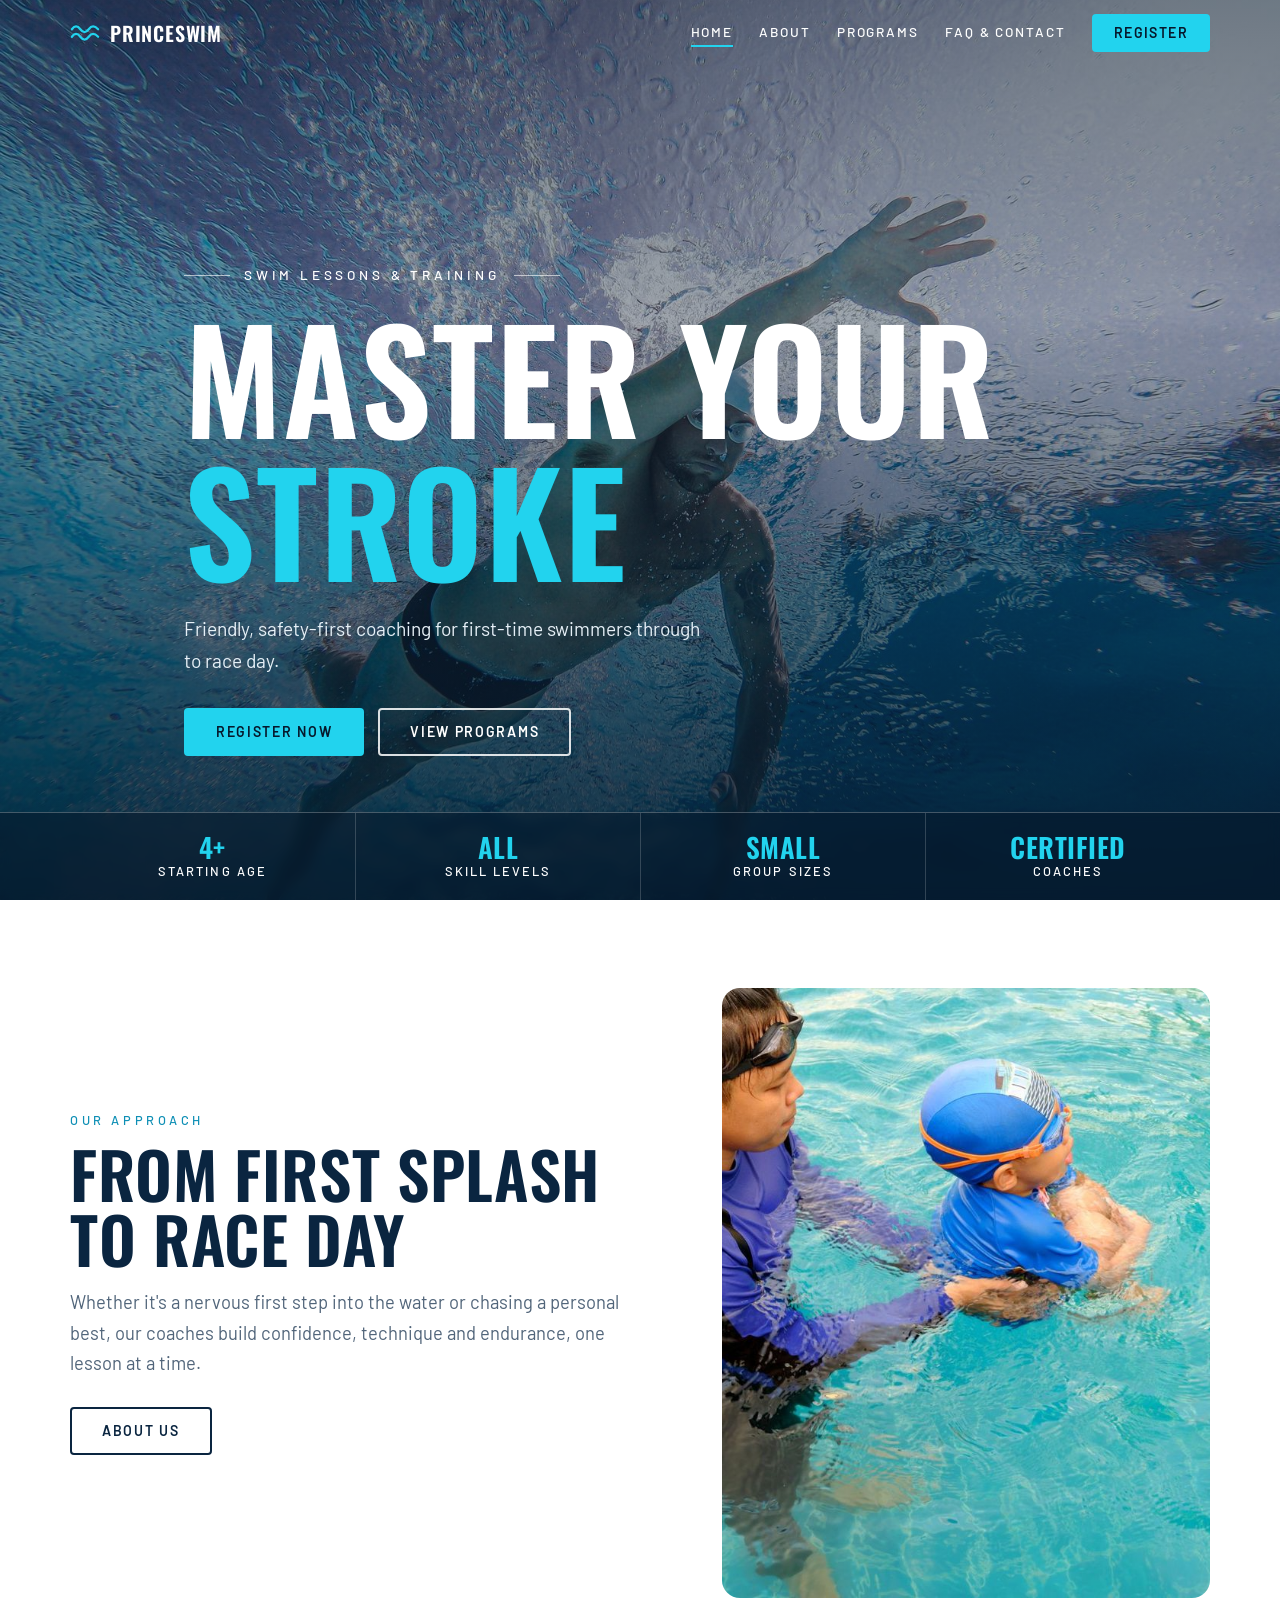
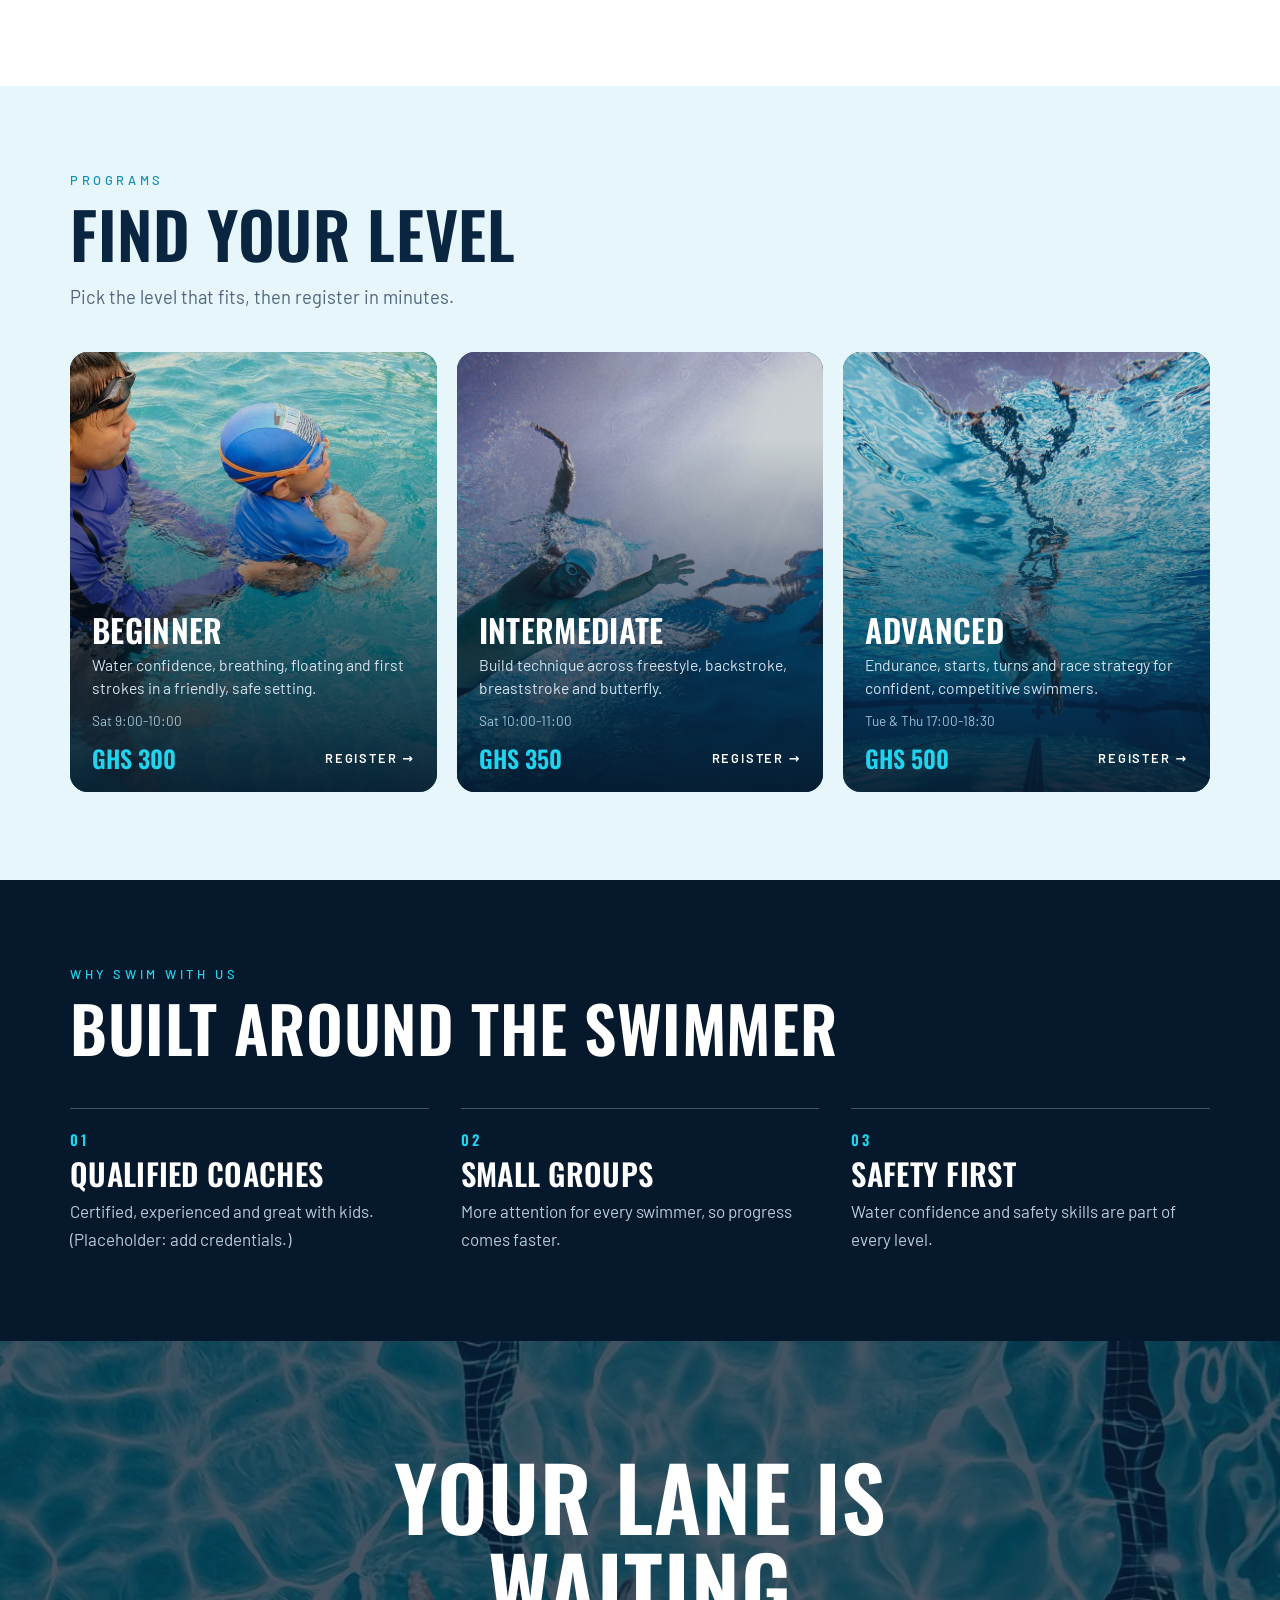
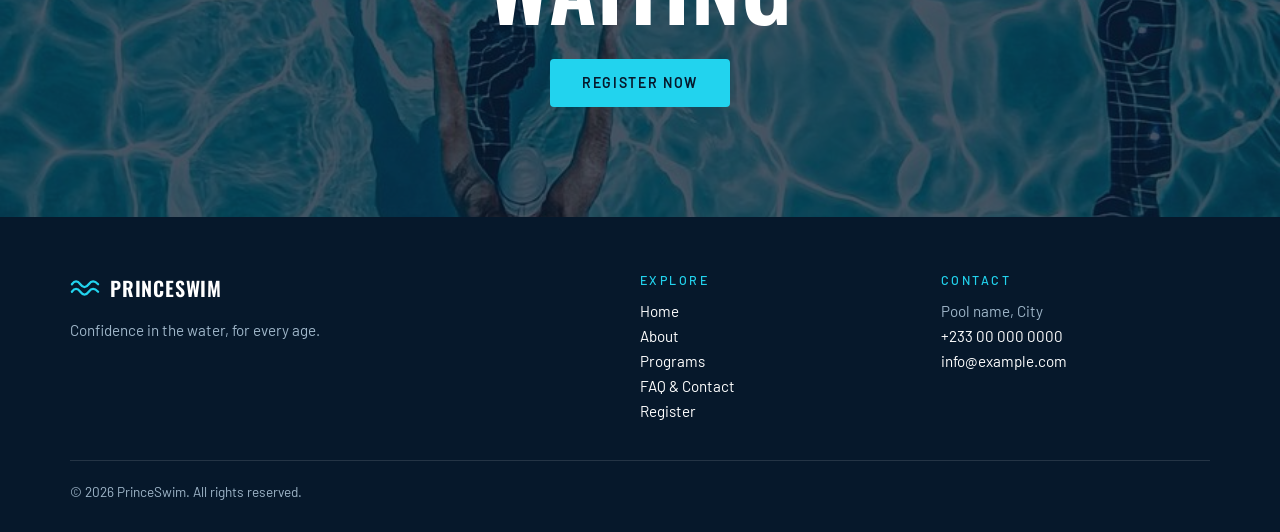
<file: index.html>
<!doctype html>
<html lang="en"><head><meta charset="utf-8"><meta name="viewport" content="width=device-width,initial-scale=1">
<title>PrinceSwim | Learn, Train, Compete</title><meta name="description" content="Swim lessons and training for every age and level. See our programs and register online."><meta name="theme-color" content="#06182b">
<link rel="preconnect" href="https://fonts.googleapis.com"><link rel="preconnect" href="https://fonts.gstatic.com" crossorigin><link href="https://fonts.googleapis.com/css2?family=Barlow:wght@400;500;600&family=Oswald:wght@500;600&display=swap" rel="stylesheet"><link rel="stylesheet" href="assets/style.css"></head>
<body data-page="home"><div id="site-header"></div>
<main id="main">

<div class="hero" data-bg="assets/img/hero.jpg"><div class="wrap inner">
  <div class="kicker">Swim lessons &amp; training</div>
  <h1>Master your <em>stroke</em></h1>
  <p class="sub">Friendly, safety-first coaching for first-time swimmers through to race day.</p>
  <div class="ctas"><a class="btn" href="register.html">Register now</a><a class="btn alt" href="programs.html">View programs</a></div>
</div>
<div class="strip"><div class="wrap"><div class="i"><b>4+</b>Starting age</div><div class="i"><b>All</b>Skill levels</div><div class="i"><b>Small</b>Group sizes</div><div class="i"><b>Certified</b>Coaches</div></div></div></div>

<section><div class="wrap split">
  <div class="rv"><div class="eyebrow">Our approach</div><h2>From first splash to race day</h2>
  <p class="lead">Whether it's a nervous first step into the water or chasing a personal best, our coaches build confidence, technique and endurance, one lesson at a time.</p>
  <p style="margin-top:28px"><a class="btn alt on-light" href="about.html">About us</a></p></div>
  <div class="pic rv"><img src="assets/img/learn.jpg" alt="A coach guiding a young swimmer in the pool"></div>
</div></section>

<section class="tint"><div class="wrap"><div class="eyebrow">Programs</div><h2>Find your level</h2>
<p class="lead">Pick the level that fits, then register in minutes.</p><div class="cards" id="program-list"></div></div></section>

<section class="dark"><div class="wrap"><div class="eyebrow">Why swim with us</div><h2>Built around the swimmer</h2>
<div class="feats">
<div class="feat rv"><div class="n">01</div><h3>Qualified coaches</h3><p>Certified, experienced and great with kids. (Placeholder: add credentials.)</p></div>
<div class="feat rv"><div class="n">02</div><h3>Small groups</h3><p>More attention for every swimmer, so progress comes faster.</p></div>
<div class="feat rv"><div class="n">03</div><h3>Safety first</h3><p>Water confidence and safety skills are part of every level.</p></div>
</div></div></section>
<div class="band" data-bg="assets/img/lanes.jpg"><div class="wrap"><h2>Your lane is waiting</h2><a class="btn" href="register.html">Register now</a></div></div>
</main>
<div id="site-footer"></div>
<script src="site.config.js"></script><script src="assets/main.js"></script></body></html>
</file>
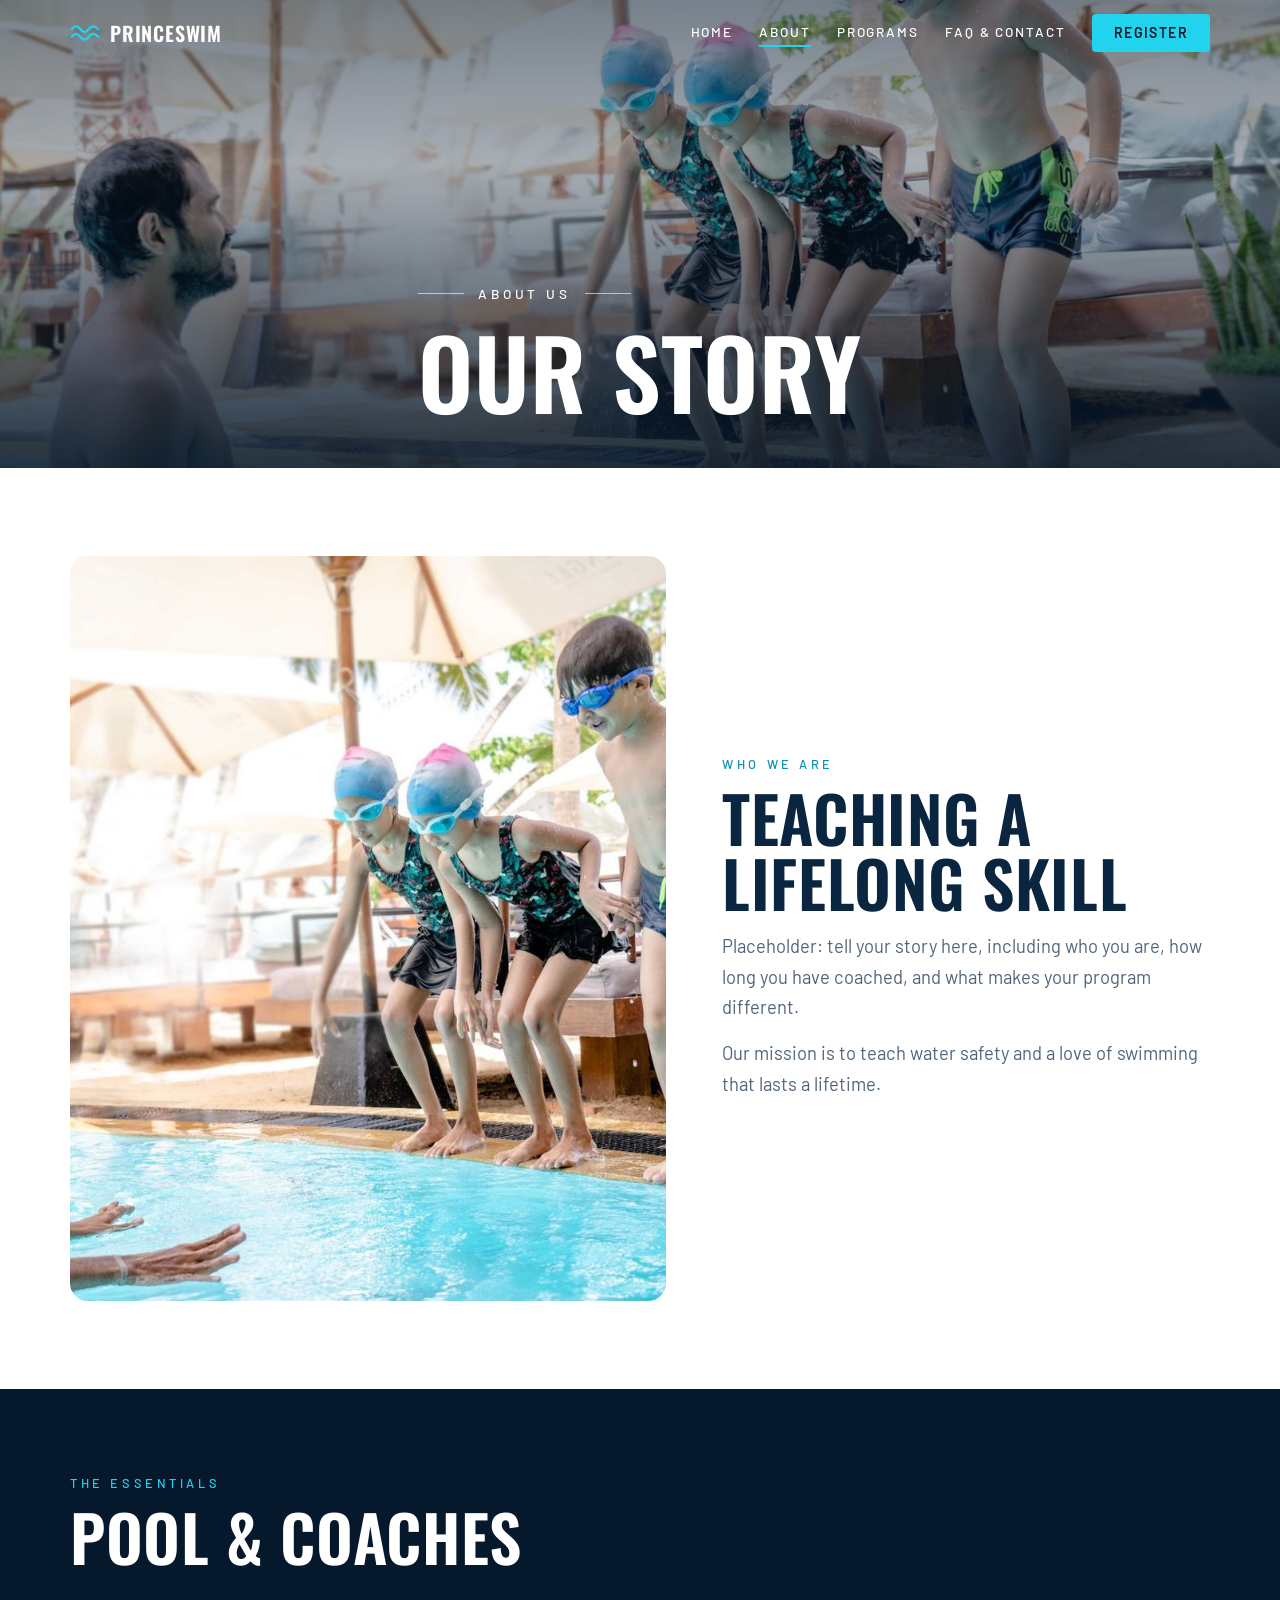
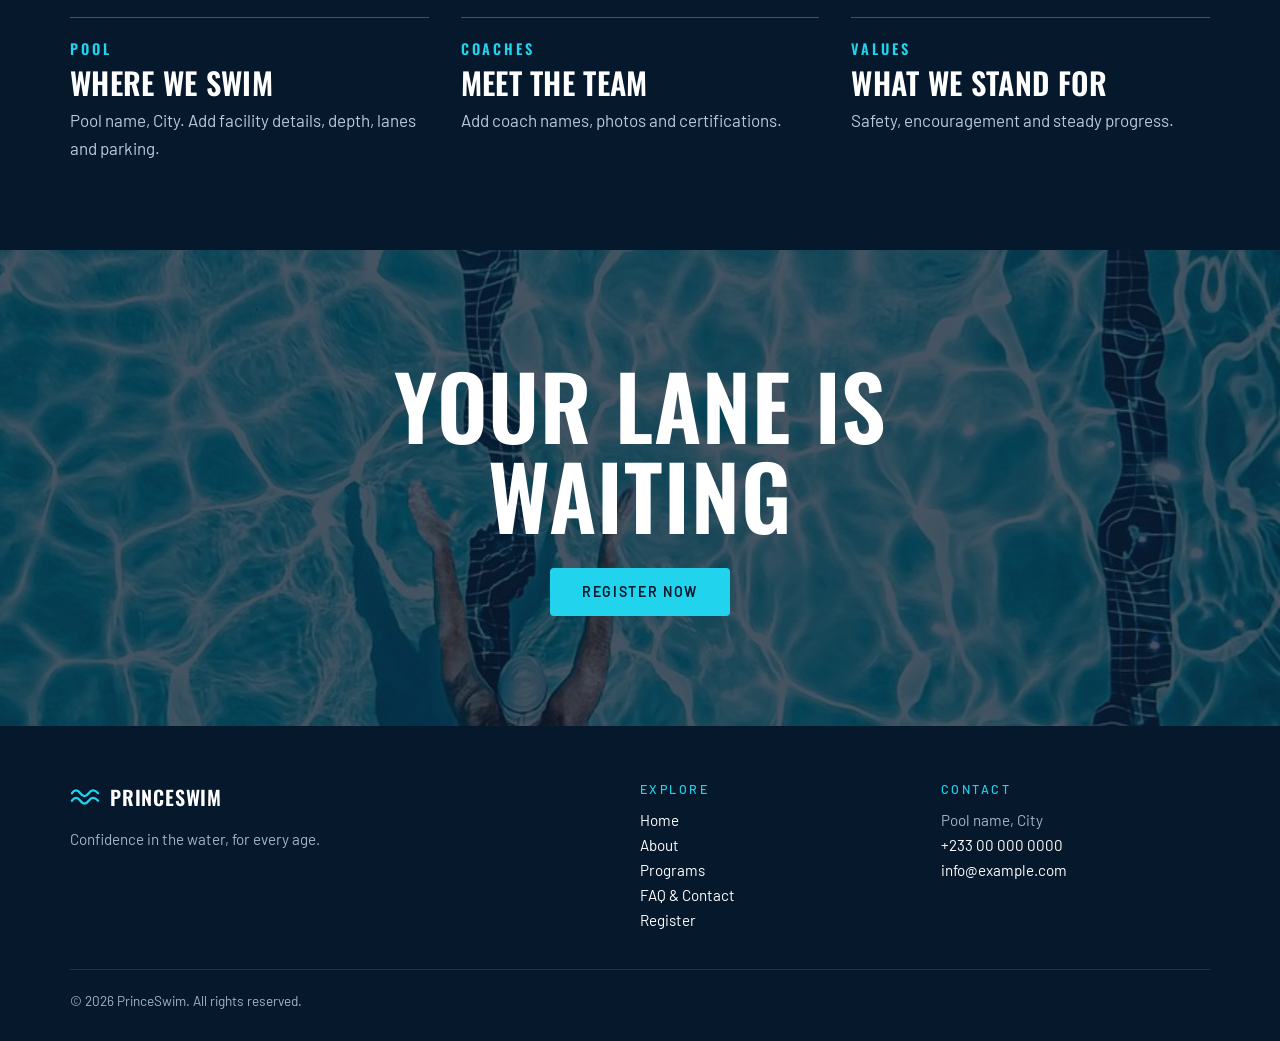
<file: about.html>
<!doctype html>
<html lang="en"><head><meta charset="utf-8"><meta name="viewport" content="width=device-width,initial-scale=1">
<title>About | PrinceSwim</title><meta name="description" content="Meet the coaches and learn about our approach to swim coaching."><meta name="theme-color" content="#06182b">
<link rel="preconnect" href="https://fonts.googleapis.com"><link rel="preconnect" href="https://fonts.gstatic.com" crossorigin><link href="https://fonts.googleapis.com/css2?family=Barlow:wght@400;500;600&family=Oswald:wght@500;600&display=swap" rel="stylesheet"><link rel="stylesheet" href="assets/style.css"></head>
<body data-page="about"><div id="site-header"></div>
<main id="main">
<div class="hero page" data-bg="assets/img/kids.jpg"><div class="wrap inner"><div class="kicker">About us</div><h1>Our story</h1></div></div>
<section><div class="wrap split">
  <div class="pic rv"><img src="assets/img/kids.jpg" alt="Children lining up at the pool edge with their coach"></div>
  <div class="rv"><div class="eyebrow">Who we are</div><h2>Teaching a lifelong skill</h2>
  <p class="lead">Placeholder: tell your story here, including who you are, how long you have coached, and what makes your program different.</p>
  <p class="lead">Our mission is to teach water safety and a love of swimming that lasts a lifetime.</p></div>
</div></section>
<section class="dark"><div class="wrap"><div class="eyebrow">The essentials</div><h2>Pool &amp; coaches</h2>
<div class="feats"><div class="feat rv"><div class="n">POOL</div><h3>Where we swim</h3><p><span data-site="location"></span>. Add facility details, depth, lanes and parking.</p></div>
<div class="feat rv"><div class="n">COACHES</div><h3>Meet the team</h3><p>Add coach names, photos and certifications.</p></div>
<div class="feat rv"><div class="n">VALUES</div><h3>What we stand for</h3><p>Safety, encouragement and steady progress.</p></div></div></div></section>
<div class="band" data-bg="assets/img/lanes.jpg"><div class="wrap"><h2>Your lane is waiting</h2><a class="btn" href="register.html">Register now</a></div></div>
</main>
<div id="site-footer"></div>
<script src="site.config.js"></script><script src="assets/main.js"></script></body></html>
</file>
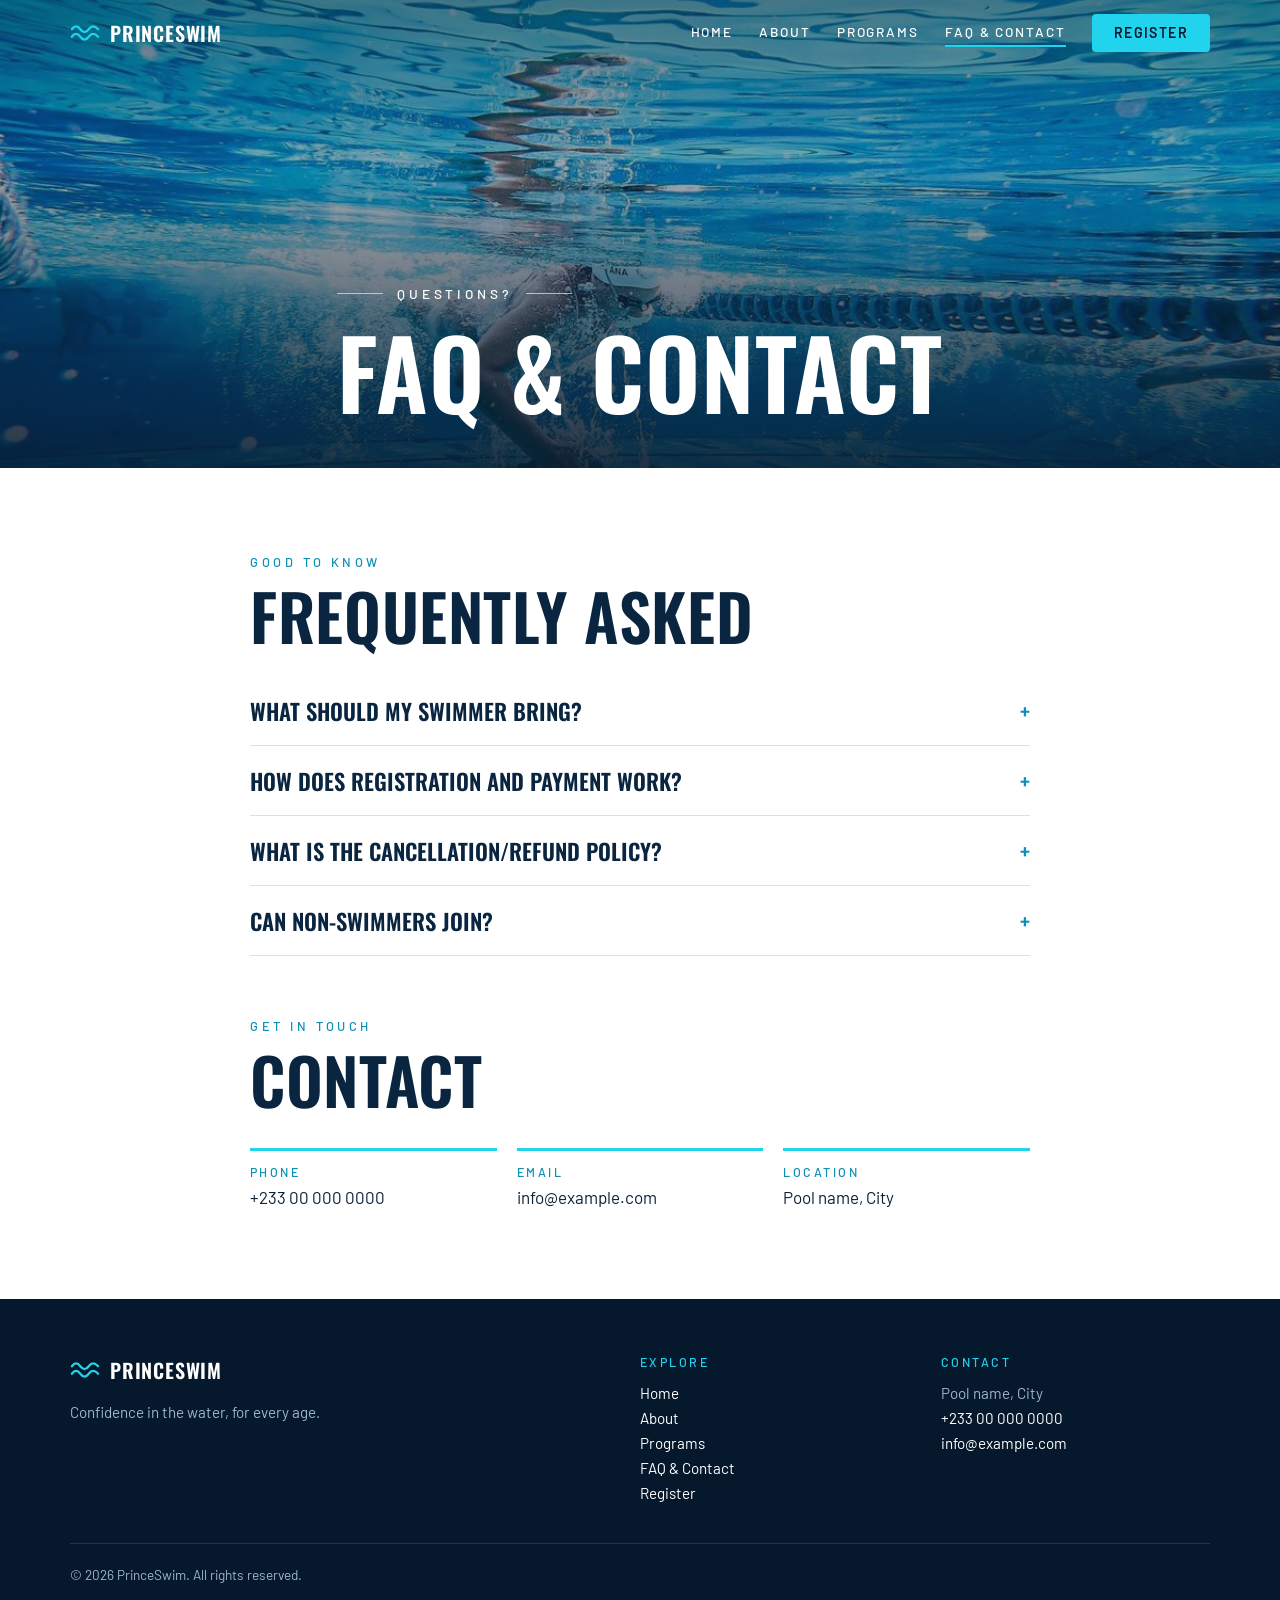
<file: faq.html>
<!doctype html>
<html lang="en"><head><meta charset="utf-8"><meta name="viewport" content="width=device-width,initial-scale=1">
<title>FAQ & Contact | PrinceSwim</title><meta name="description" content="Answers to common questions and how to get in touch."><meta name="theme-color" content="#06182b">
<link rel="preconnect" href="https://fonts.googleapis.com"><link rel="preconnect" href="https://fonts.gstatic.com" crossorigin><link href="https://fonts.googleapis.com/css2?family=Barlow:wght@400;500;600&family=Oswald:wght@500;600&display=swap" rel="stylesheet"><link rel="stylesheet" href="assets/style.css"></head>
<body data-page="faq"><div id="site-header"></div>
<main id="main">
<div class="hero page" data-bg="assets/img/adult.jpg"><div class="wrap inner"><div class="kicker">Questions?</div><h1>FAQ &amp; contact</h1></div></div>
<section><div class="wrap" style="max-width:820px"><div class="eyebrow">Good to know</div><h2>Frequently asked</h2><div style="margin-top:28px">
<details><summary>What should my swimmer bring?</summary><p>Swimwear, towel, goggles, swim cap if needed, and a water bottle.</p></details>
<details><summary>How does registration and payment work?</summary><p>Submit the registration form and we will confirm your spot and share payment details.</p></details>
<details><summary>What is the cancellation/refund policy?</summary><p>Placeholder: add your policy.</p></details>
<details><summary>Can non-swimmers join?</summary><p>Yes. Our beginner programs start from zero.</p></details>
</div>
<div style="margin-top:64px"><div class="eyebrow">Get in touch</div><h2>Contact</h2>
<div class="contact"><div><b>Phone</b><span data-site="phone"></span></div><div><b>Email</b><span data-site="email"></span></div><div><b>Location</b><span data-site="location"></span></div></div></div></div></section>

</main>
<div id="site-footer"></div>
<script src="site.config.js"></script><script src="assets/main.js"></script></body></html>
</file>
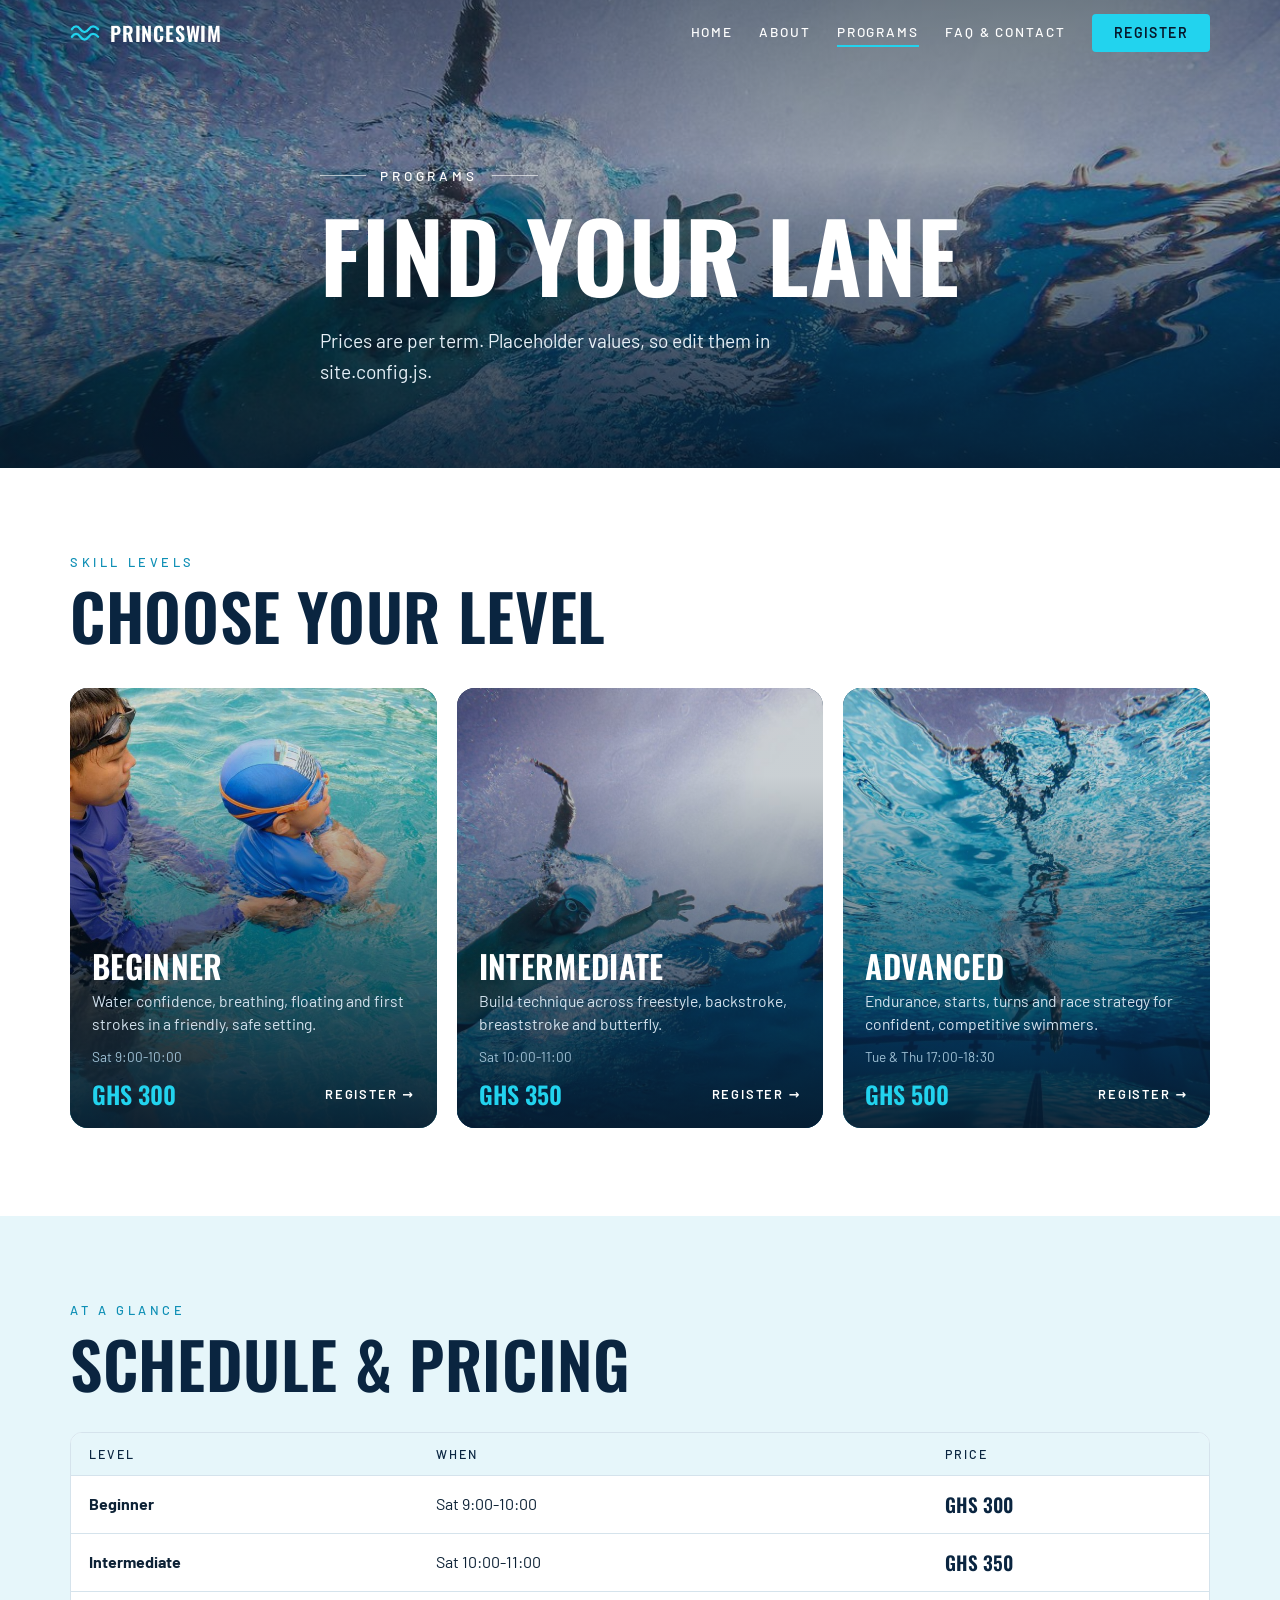
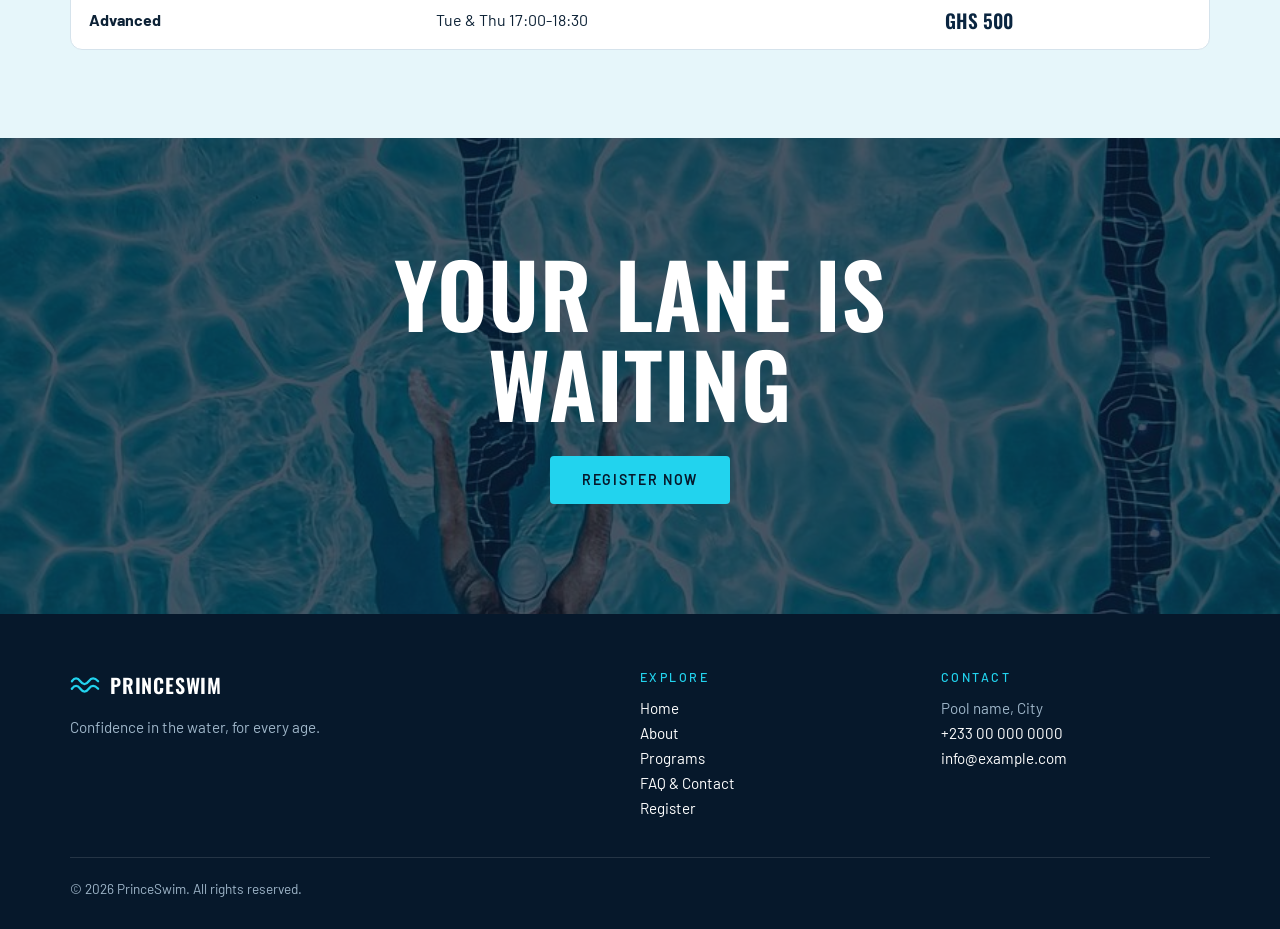
<file: programs.html>
<!doctype html>
<html lang="en"><head><meta charset="utf-8"><meta name="viewport" content="width=device-width,initial-scale=1">
<title>Programs & Schedule | PrinceSwim</title><meta name="description" content="Swim programs for every age and level, with schedules and pricing."><meta name="theme-color" content="#06182b">
<link rel="preconnect" href="https://fonts.googleapis.com"><link rel="preconnect" href="https://fonts.gstatic.com" crossorigin><link href="https://fonts.googleapis.com/css2?family=Barlow:wght@400;500;600&family=Oswald:wght@500;600&display=swap" rel="stylesheet"><link rel="stylesheet" href="assets/style.css"></head>
<body data-page="programs"><div id="site-header"></div>
<main id="main">
<div class="hero page" data-bg="assets/img/strokes.jpg"><div class="wrap inner"><div class="kicker">Programs</div><h1>Find your lane</h1><p class=sub>Prices are per term. Placeholder values, so edit them in site.config.js.</p></div></div>
<section><div class="wrap"><div class="eyebrow">Skill levels</div><h2>Choose your level</h2><div class="cards" id="program-list"></div></div></section>
<section class="tint"><div class="wrap"><div class="eyebrow">At a glance</div><h2>Schedule &amp; pricing</h2>
<div class="tw" style="background:#fff"><table><thead><tr><th>Level</th><th>When</th><th>Price</th></tr></thead><tbody id="schedule-body"></tbody></table></div></div></section>
<div class="band" data-bg="assets/img/lanes.jpg"><div class="wrap"><h2>Your lane is waiting</h2><a class="btn" href="register.html">Register now</a></div></div>
</main>
<div id="site-footer"></div>
<script src="site.config.js"></script><script src="assets/main.js"></script></body></html>
</file>
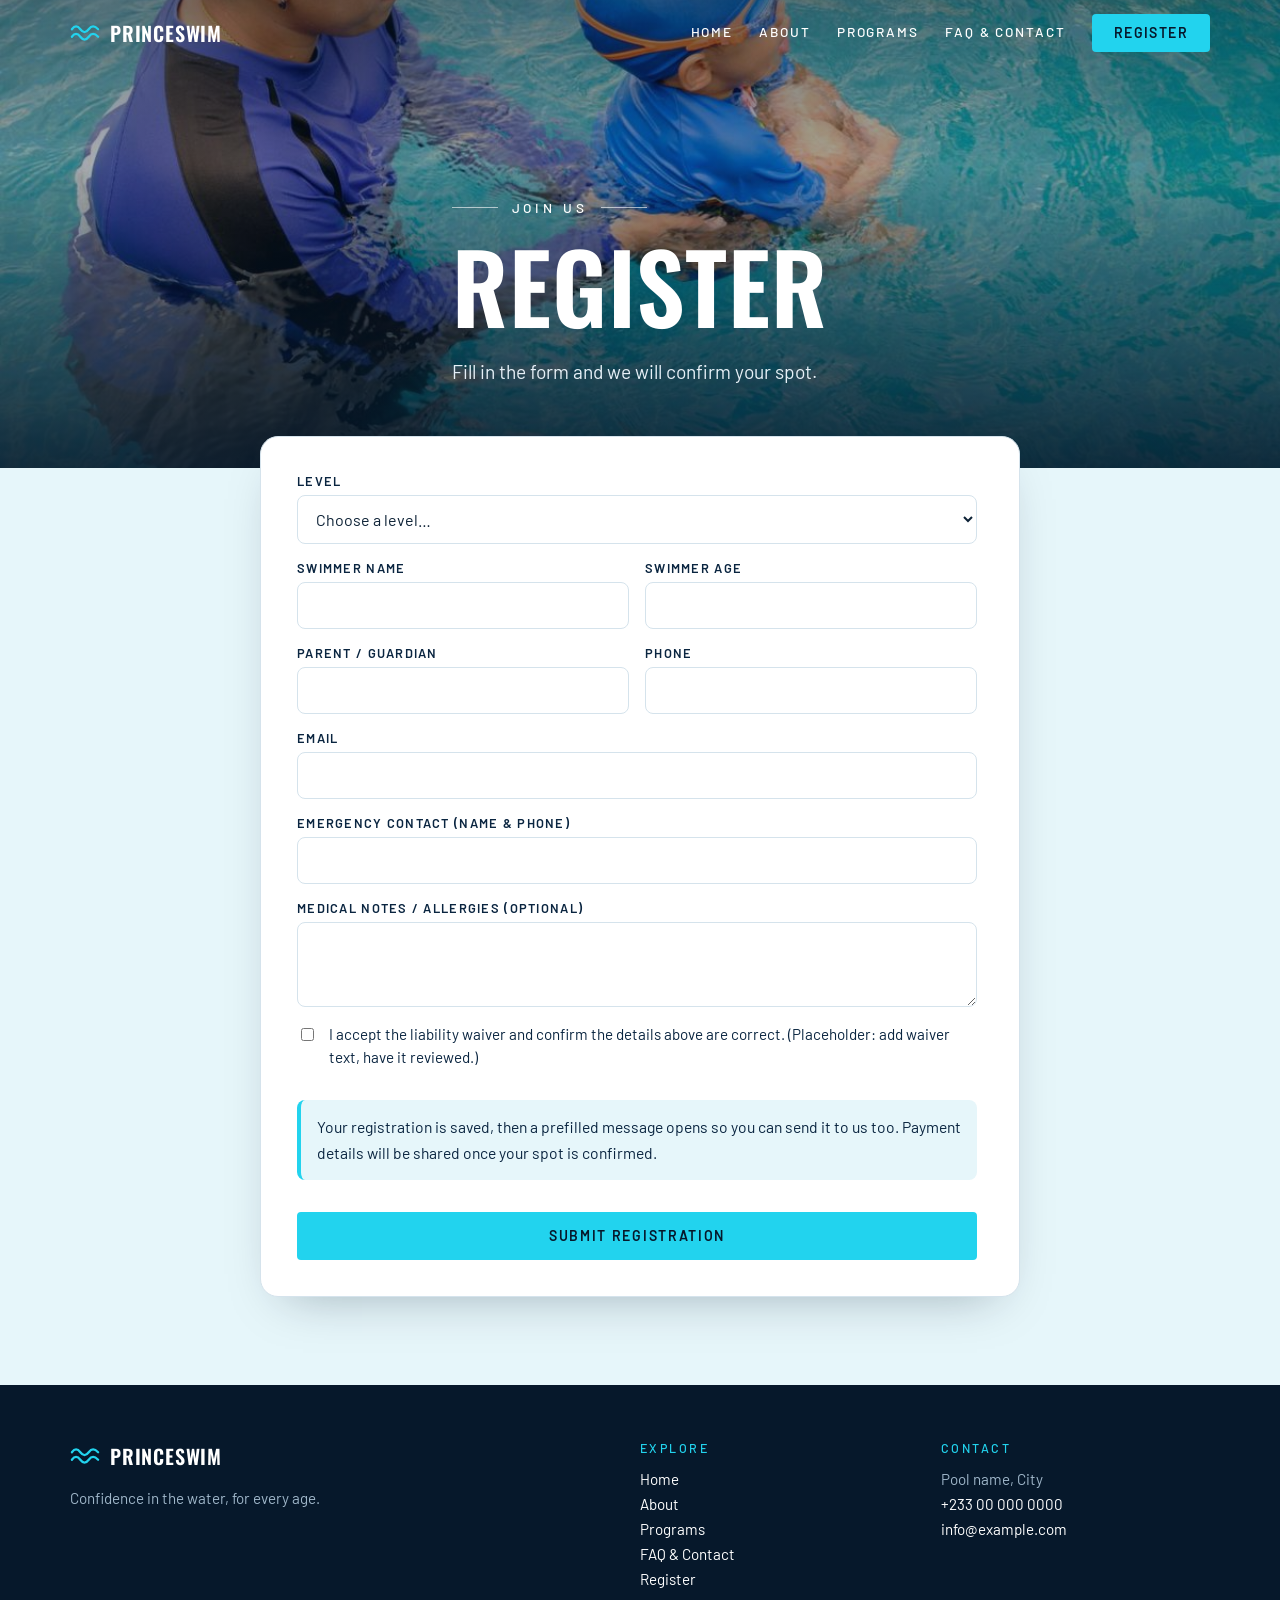
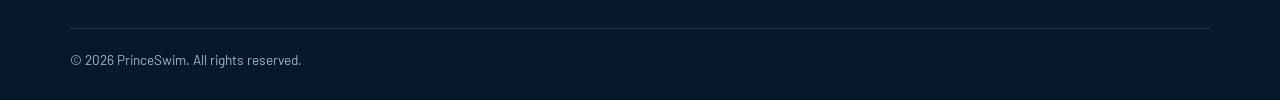
<file: register.html>
<!doctype html>
<html lang="en"><head><meta charset="utf-8"><meta name="viewport" content="width=device-width,initial-scale=1">
<title>Register | PrinceSwim</title><meta name="description" content="Register your swimmer for lessons or training."><meta name="theme-color" content="#06182b">
<link rel="preconnect" href="https://fonts.googleapis.com"><link rel="preconnect" href="https://fonts.gstatic.com" crossorigin><link href="https://fonts.googleapis.com/css2?family=Barlow:wght@400;500;600&family=Oswald:wght@500;600&display=swap" rel="stylesheet"><link rel="stylesheet" href="assets/style.css"></head>
<body data-page="register"><div id="site-header"></div>
<main id="main">
<div class="hero page" data-bg="assets/img/learn.jpg"><div class="wrap inner"><div class="kicker">Join us</div><h1>Register</h1><p class=sub>Fill in the form and we will confirm your spot.</p></div></div>
<section class="tint"><div class="wrap"><div class="formcard" style="max-width:760px;margin:-120px auto 0;position:relative">
<form id="reg-form"><label>Level<select id="program" name="program" required></select></label>
<div class="row2"><label>Swimmer name<input name="swimmer" required></label><label>Swimmer age<input name="age" type="number" min="3" max="99" required></label></div>
<div class="row2"><label>Parent / guardian<input name="parent" required></label><label>Phone<input name="phone" type="tel" required></label></div>
<label>Email<input name="email" type="email" required></label>
<label>Emergency contact (name &amp; phone)<input name="emergency" required></label>
<label>Medical notes / allergies (optional)<textarea name="medical" rows="3"></textarea></label>
<input name="website" tabindex="-1" autocomplete="off" aria-hidden="true" style="position:absolute;left:-9999px">
<label class="check"><input type="checkbox" name="waiver" value="yes" required><span>I accept the liability waiver and confirm the details above are correct. (Placeholder: add waiver text, have it reviewed.)</span></label>
<p class="note">Your registration is saved, then a prefilled message opens so you can send it to us too. Payment details will be shared once your spot is confirmed.</p>
<button class="btn" type="submit" style="color:var(--navy)">Submit registration</button></form>
<p id="status" class="note" hidden role="status" style="margin-top:16px"></p>
<p id="done" class="note" hidden style="margin-top:16px">If nothing opened, <a id="done-link" href="#">tap here to send your registration</a>.</p>
</div></div></section>

</main>
<div id="site-footer"></div>
<script src="site.config.js"></script><script src="assets/main.js"></script></body></html>
</file>
<file: assets/style.css>
:root{
  --navy:#06182b;--navy2:#0a2540;--deep:#0a2540;--blue:#0e8fb5;--aqua:#e6f6fa;--cyan:#22d3ee;--cyan-d:#0fb5d1;
  --ink:#0d2236;--mut:#51657a;--line:#d5e3ec;--bg:#fff;--r:18px;
  --head:"Oswald","Arial Narrow",Impact,sans-serif;--body:"Barlow",system-ui,-apple-system,Segoe UI,Roboto,sans-serif;
}
*{box-sizing:border-box}html{scroll-behavior:smooth}
body{margin:0;font:17px/1.65 var(--body);color:var(--ink);background:var(--bg);-webkit-font-smoothing:antialiased}
img{max-width:100%;display:block}a{color:var(--blue)}
.wrap{max-width:1180px;margin:0 auto;padding:0 20px}
h1,h2,h3{font-family:var(--head);text-transform:uppercase;line-height:1.02;margin:0;letter-spacing:.01em;font-weight:600}
.skip{position:absolute;left:-999px}.skip:focus{left:12px;top:12px;background:#fff;color:#000;padding:8px 12px;z-index:100;border-radius:8px}

/* header: transparent over photo, solid after scroll */
header.site{position:fixed;inset:0 0 auto 0;z-index:50;transition:background .25s,box-shadow .25s,padding .25s;padding:14px 0}
header.site.solid{background:rgba(6,24,43,.94);backdrop-filter:blur(8px);padding:8px 0;box-shadow:0 1px 0 rgba(255,255,255,.08)}
header.site .wrap{display:flex;align-items:center;justify-content:space-between;gap:16px}
.brand{display:flex;align-items:center;gap:10px;color:#fff;text-decoration:none;font:600 1.25rem/1 var(--head);text-transform:uppercase;letter-spacing:.04em}
.brand svg{width:30px;height:30px;color:var(--cyan)}
nav{display:flex;align-items:center;gap:26px}
nav a{color:#fff;text-decoration:none;font:500 .85rem/1 var(--body);letter-spacing:.14em;text-transform:uppercase;padding:6px 0;border-bottom:2px solid transparent}
nav a:hover,nav a[aria-current]{border-color:var(--cyan)}
nav a.btn{border:0;padding:12px 22px;letter-spacing:.1em}
.menu{display:none;background:none;border:1.5px solid rgba(255,255,255,.6);color:#fff;border-radius:999px;padding:8px 16px;font:500 .8rem var(--body);letter-spacing:.14em;text-transform:uppercase;cursor:pointer}

.btn{display:inline-block;background:var(--cyan);color:var(--navy);padding:15px 30px;border-radius:4px;text-decoration:none;font:600 .88rem/1 var(--body);letter-spacing:.12em;text-transform:uppercase;border:2px solid var(--cyan);cursor:pointer;transition:transform .15s,background .15s,color .15s}
.btn:hover{background:#fff;border-color:#fff;transform:translateY(-2px)}
.btn.alt{background:transparent;color:#fff;border-color:rgba(255,255,255,.85)}
.btn.alt:hover{background:#fff;color:var(--navy)}
.light .btn.alt,.btn.alt.on-light{color:var(--navy2);border-color:var(--navy2)}
.btn.alt.on-light:hover{background:var(--navy2);color:#fff}
button:disabled{opacity:.6;cursor:wait}

/* hero */
.hero{position:relative;min-height:100svh;display:flex;flex-direction:column;justify-content:flex-end;color:#fff;background:var(--navy) center/cover no-repeat;isolation:isolate;overflow:hidden}
.hero::before{content:"";position:absolute;inset:0;z-index:-1;background:linear-gradient(180deg,rgba(6,24,43,.55) 0%,rgba(6,24,43,.35) 35%,rgba(6,24,43,.88) 100%)}
.hero .inner{padding-block:140px 56px}
.kicker{display:flex;align-items:center;gap:14px;font:500 .85rem/1 var(--body);letter-spacing:.28em;text-transform:uppercase;margin-bottom:22px}
.kicker::before,.kicker::after{content:"";height:1px;width:46px;background:rgba(255,255,255,.6)}
.hero h1{font-size:clamp(3.2rem,11vw,9rem);max-width:12ch}
.hero h1 em{font-style:normal;color:var(--cyan)}
.hero p.sub{max-width:520px;font-size:1.2rem;margin:22px 0 32px;color:#e6f0f7}
.hero .ctas{display:flex;gap:14px;flex-wrap:wrap}
.strip{border-top:1px solid rgba(255,255,255,.25);background:rgba(6,24,43,.55);backdrop-filter:blur(6px)}
.strip .wrap{display:grid;grid-template-columns:repeat(4,1fr)}
.strip div.i{padding:20px 12px;text-align:center;border-left:1px solid rgba(255,255,255,.18);font:500 .8rem/1.3 var(--body);letter-spacing:.16em;text-transform:uppercase}
.strip div.i:first-child{border-left:0}.strip b{display:block;font:600 1.7rem/1.1 var(--head);letter-spacing:.02em;color:var(--cyan)}
.hero.page{min-height:52svh}.hero.page .inner{padding-block:150px 48px}.hero.page h1{font-size:clamp(2.8rem,8vw,6rem);max-width:none}

/* sections */
section{padding:88px 0}section.dark{background:var(--navy);color:#fff}section.tint{background:var(--aqua)}
h2{font-size:clamp(2.2rem,5.5vw,4rem);color:var(--navy2)}section.dark h2{color:#fff}
.eyebrow{font:500 .8rem/1 var(--body);letter-spacing:.28em;text-transform:uppercase;color:var(--blue);margin-bottom:14px}
section.dark .eyebrow{color:var(--cyan)}
.lead{color:var(--mut);font-size:1.15rem;max-width:560px;margin:16px 0 0}section.dark .lead{color:#b8cadb}
.split{display:grid;grid-template-columns:1.1fr .9fr;gap:56px;align-items:center}
.split .pic{border-radius:var(--r);overflow:hidden;aspect-ratio:4/5;background:var(--navy2)}
.split .pic img{width:100%;height:100%;object-fit:cover}
.split.rev .pic{order:-1}

/* program cards */
.cards{display:grid;gap:20px;grid-template-columns:repeat(auto-fit,minmax(250px,1fr));margin-top:40px}
.pc{position:relative;display:flex;flex-direction:column;justify-content:flex-end;min-height:440px;border-radius:var(--r);overflow:hidden;color:#fff;text-decoration:none;background:var(--navy2);isolation:isolate}
.pc img{position:absolute;inset:0;width:100%;height:100%;object-fit:cover;z-index:-2;transition:transform .6s}
.pc::after{content:"";position:absolute;inset:0;z-index:-1;background:linear-gradient(180deg,rgba(6,24,43,.15) 20%,rgba(6,24,43,.92) 100%)}
.pc:hover img{transform:scale(1.06)}
.pc .tags{position:absolute;top:16px;left:16px;display:flex;gap:6px;flex-wrap:wrap}
.tag{display:inline-block;background:rgba(6,24,43,.65);border:1px solid rgba(255,255,255,.35);backdrop-filter:blur(4px);color:#fff;border-radius:999px;padding:4px 12px;font:500 .72rem/1.2 var(--body);letter-spacing:.12em;text-transform:uppercase}
.pc .body{padding:22px}
.pc h3{font-size:2rem;margin-bottom:6px}.pc p{margin:0 0 10px;color:#d3e2ee;font-size:.98rem;line-height:1.5}
.pc .meta{font-size:.85rem;color:#9fc0d4;margin-bottom:14px}
.pc .row{display:flex;justify-content:space-between;align-items:center;gap:10px}
.pc .price{font:600 1.5rem/1 var(--head);color:var(--cyan)}.pc .go{font:600 .8rem/1 var(--body);letter-spacing:.14em;text-transform:uppercase}
.pc .go::after{content:" →"}

/* features */
.feats{display:grid;gap:32px;grid-template-columns:repeat(auto-fit,minmax(240px,1fr));margin-top:48px}
.feat{border-top:1px solid rgba(255,255,255,.25);padding-top:20px}
.feat .n{font:600 .9rem var(--head);letter-spacing:.2em;color:var(--cyan)}
.feat h3{font-size:1.9rem;margin:8px 0 8px}.feat p{margin:0;color:#b8cadb}

/* table */
.tw{overflow-x:auto;margin-top:36px;border:1px solid var(--line);border-radius:12px}
table{border-collapse:collapse;width:100%;font-size:1rem}th,td{padding:14px 18px;text-align:left;border-bottom:1px solid var(--line)}
th{font:500 .78rem var(--body);letter-spacing:.16em;text-transform:uppercase;background:var(--aqua);color:var(--navy2);white-space:nowrap}
tr:last-child td{border-bottom:0}td.p{font:600 1.2rem var(--head);color:var(--navy2);white-space:nowrap}

/* cta band */
.band{position:relative;isolation:isolate;color:#fff;background:var(--navy) center/cover;text-align:center;padding:110px 0}
.band::before{content:"";position:absolute;inset:0;background:rgba(6,24,43,.72);z-index:-1}
.band h2{color:#fff;font-size:clamp(2.6rem,7vw,5.5rem);max-width:14ch;margin:0 auto 28px}

/* forms */
form{display:grid;gap:16px;max-width:680px}
label{font:600 .8rem var(--body);letter-spacing:.1em;text-transform:uppercase;color:var(--navy2);display:grid;gap:6px}
input,select,textarea{font:400 1rem var(--body);letter-spacing:0;text-transform:none;padding:13px 14px;border:1.5px solid var(--line);border-radius:8px;width:100%;background:#fff;color:var(--ink)}
input:focus,select:focus,textarea:focus{outline:3px solid rgba(34,211,238,.45);border-color:var(--blue)}
.row2{display:grid;gap:16px;grid-template-columns:1fr 1fr}
.check{display:flex;gap:12px;align-items:flex-start;font:400 .95rem/1.5 var(--body);letter-spacing:0;text-transform:none}.check input{width:auto;margin-top:5px}
.note{background:var(--aqua);border-left:4px solid var(--cyan);border-radius:8px;padding:14px 16px;color:var(--navy2);font-size:.98rem}
.formcard{background:#fff;border:1px solid var(--line);border-radius:var(--r);padding:36px;box-shadow:0 20px 50px -25px rgba(6,24,43,.35)}
details{border-bottom:1px solid var(--line);padding:18px 0}summary{cursor:pointer;font:600 1.4rem var(--head);text-transform:uppercase;color:var(--navy2);list-style:none;display:flex;justify-content:space-between;gap:12px}
summary::after{content:"+";color:var(--blue)}details[open] summary::after{content:"–"}details p{margin:12px 0 0;color:var(--mut)}
.contact{display:grid;gap:20px;grid-template-columns:repeat(auto-fit,minmax(220px,1fr));margin-top:36px}
.contact div{border-top:3px solid var(--cyan);padding-top:14px}.contact b{display:block;font:500 .78rem var(--body);letter-spacing:.2em;text-transform:uppercase;color:var(--blue);margin-bottom:4px}

footer.site{background:var(--navy);color:#9fb6c9;padding:56px 0 28px;font-size:.95rem}
footer.site .cols{display:grid;gap:32px;grid-template-columns:2fr 1fr 1fr}
footer.site .brand{margin-bottom:12px}footer.site a{color:#fff;text-decoration:none}footer.site a:hover{color:var(--cyan)}
footer.site h4{font:500 .78rem var(--body);letter-spacing:.2em;text-transform:uppercase;color:var(--cyan);margin:0 0 12px}
footer.site .copy{border-top:1px solid rgba(255,255,255,.12);margin-top:36px;padding-top:20px;font-size:.85rem}

/* reveal (only when JS adds .js) */
.js .rv{opacity:0;transform:translateY(24px);transition:opacity .7s,transform .7s}.js .rv.in{opacity:1;transform:none}
@media(prefers-reduced-motion:reduce){*{transition:none!important;animation:none!important}html{scroll-behavior:auto}.js .rv{opacity:1;transform:none}}

@media(max-width:860px){
  section{padding:64px 0}.split{grid-template-columns:1fr;gap:32px}.split .pic{aspect-ratio:4/3}.split.rev .pic{order:0}
  .menu{display:block}
  nav{position:fixed;inset:0;background:var(--navy);flex-direction:column;justify-content:center;gap:22px;opacity:0;visibility:hidden;transition:opacity .25s}
  nav.open{opacity:1;visibility:visible}nav a{font-size:1.1rem}
  .menu{position:relative;z-index:60}
  .strip .wrap{grid-template-columns:1fr 1fr}.strip div.i:nth-child(3){border-left:0}.strip div.i:nth-child(n+3){border-top:1px solid rgba(255,255,255,.18)}
  footer.site .cols{grid-template-columns:1fr}.row2{grid-template-columns:1fr}.formcard{padding:22px}
  .hero .inner{padding-top:110px}
  .kicker{letter-spacing:.18em;font-size:.75rem}.kicker::after{display:none}
}
</file>
